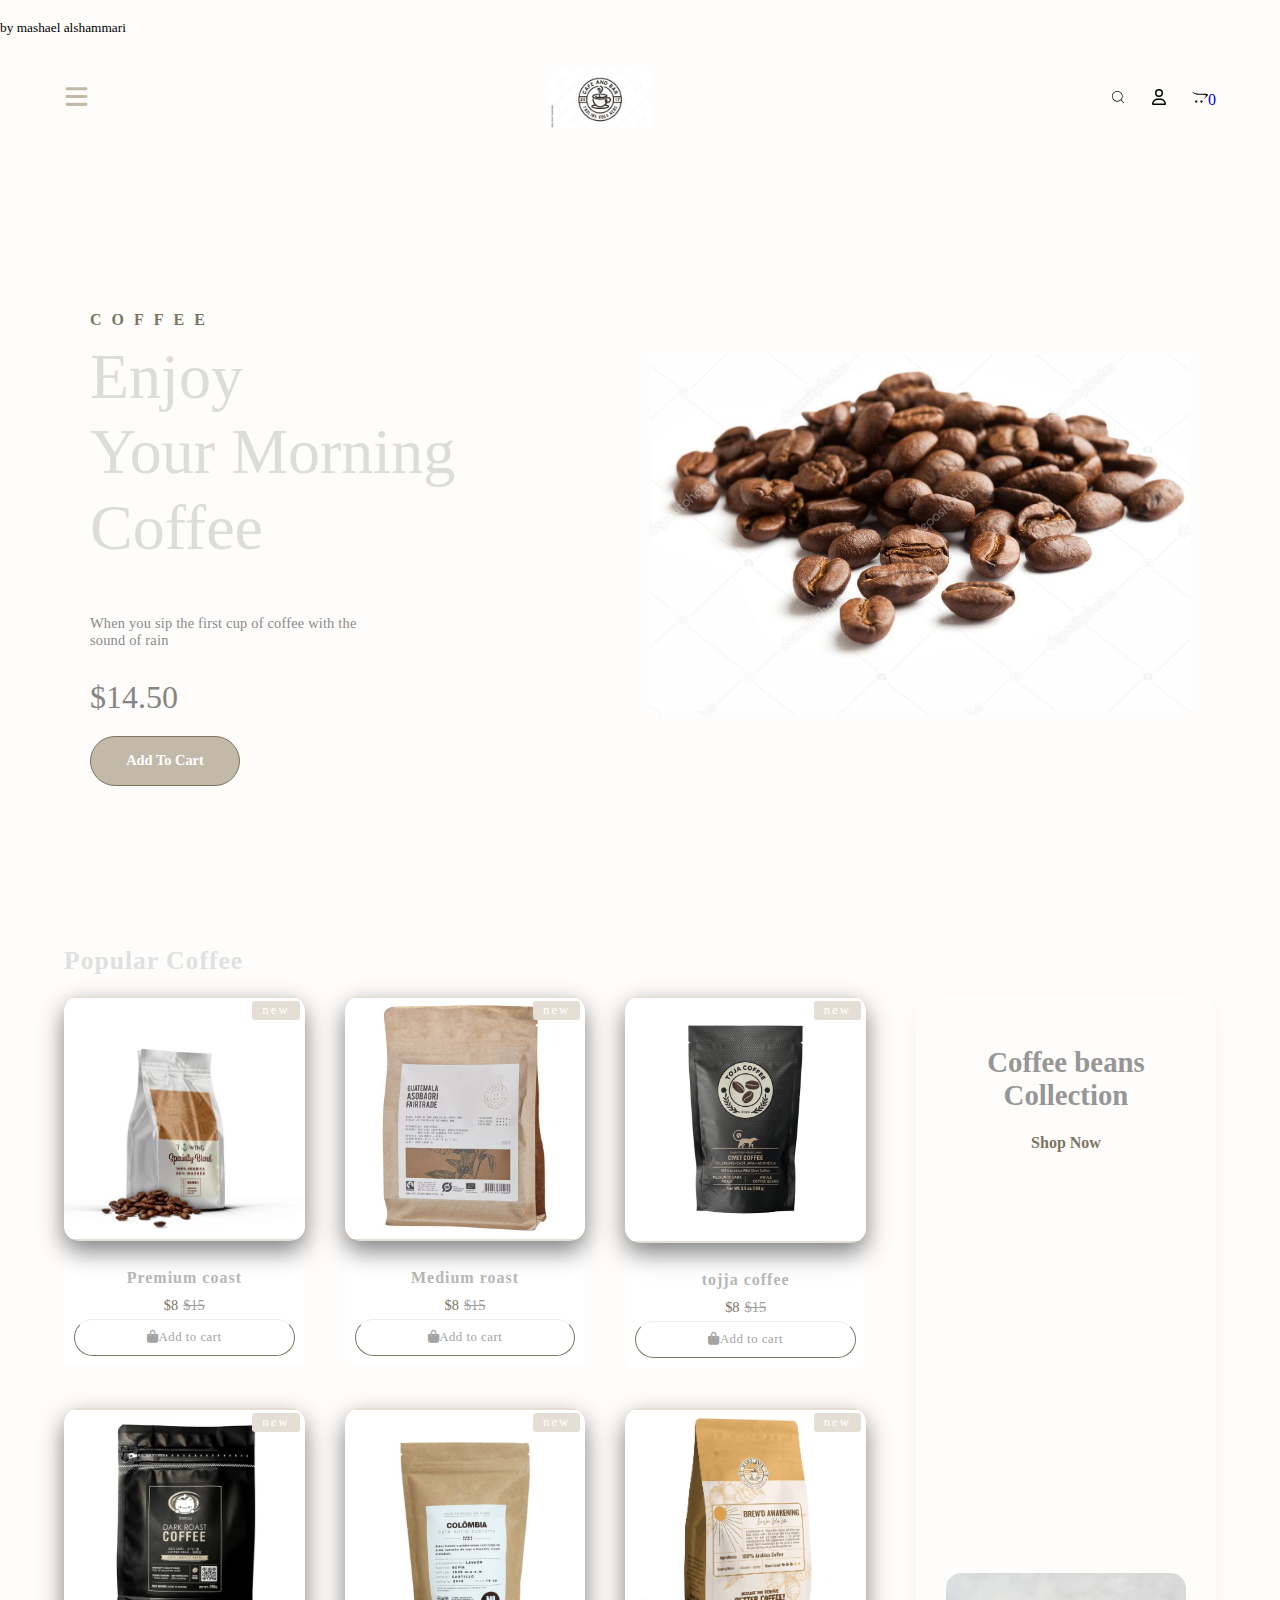
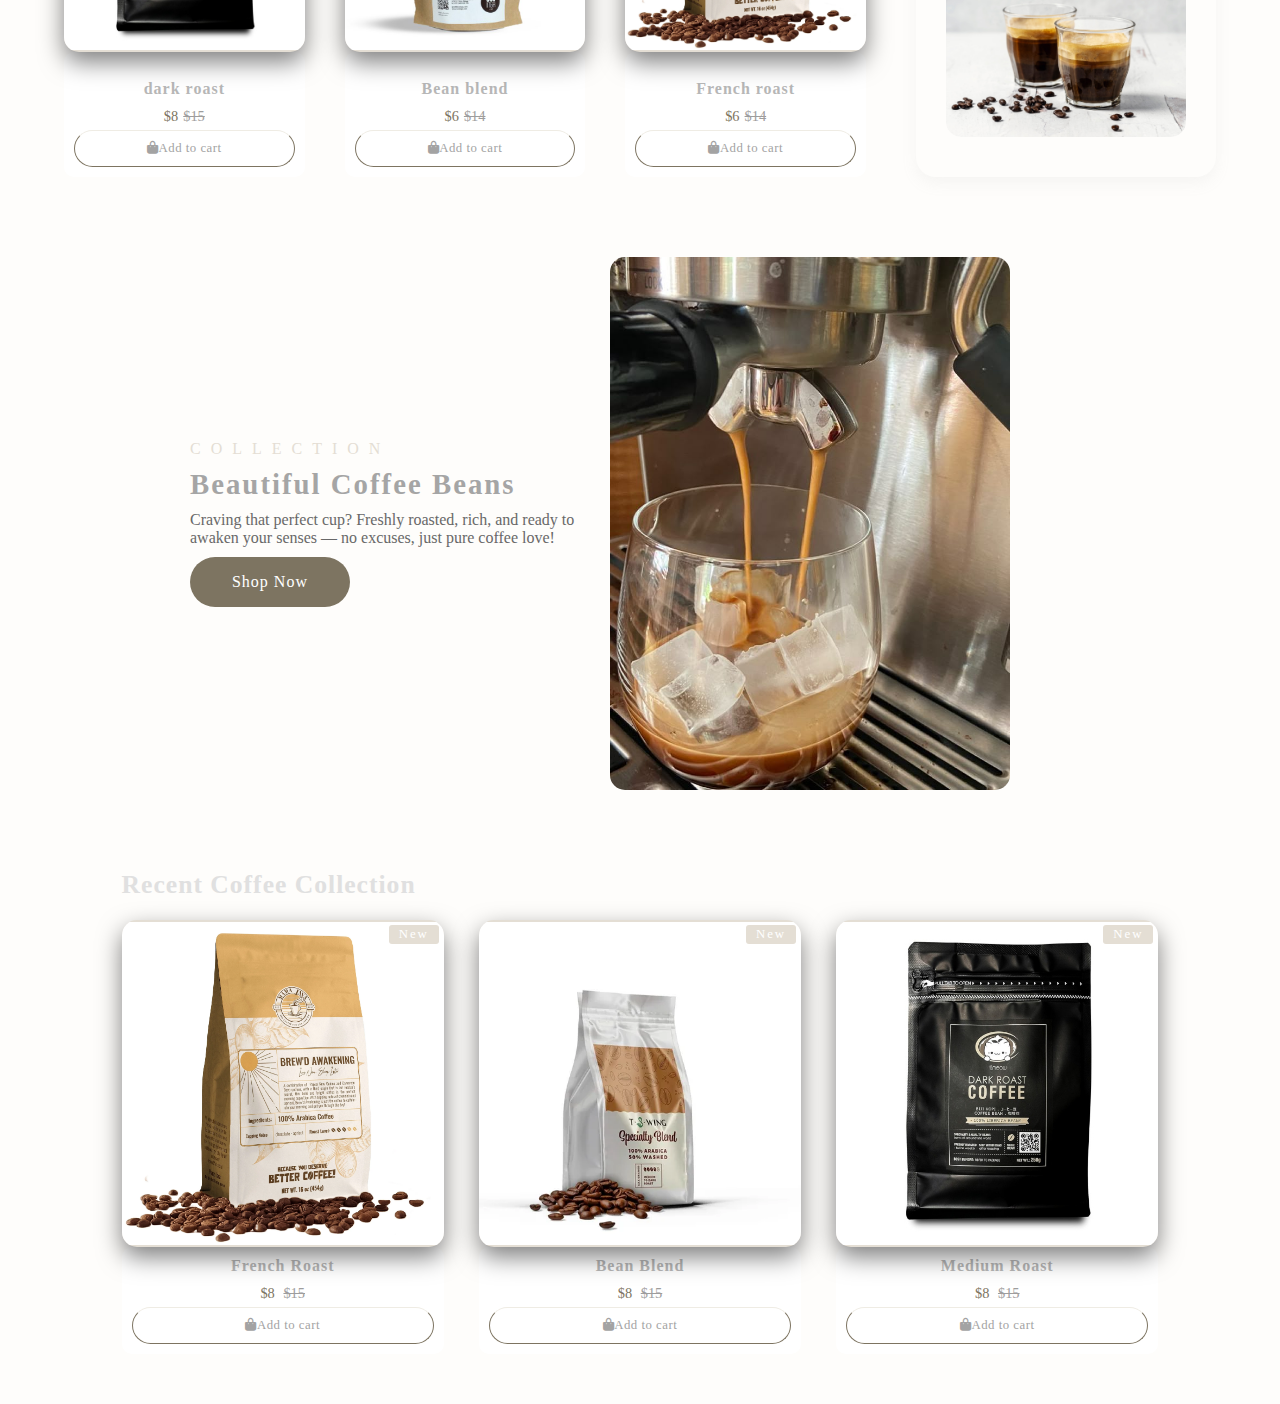
<file: index.html>
<!DOCTYPE html>
<html lang="en">

<head>    
    <meta charset="UTF-8">
    <meta name="viewport" content="width=device-width, initial-scale=1.0">
    <title>Coffee Shop Website</title>
    
   

    <!-- Link to External CSS -->
    <link rel="stylesheet" href="cafe.css">
    <link rel="shortcut icon" href="images/fav-icon.png">
    <link rel="stylesheet" href="https://cdnjs.cloudflare.com/ajax/libs/font-awesome/6.0.0-beta3/css/all.min.css">
    <br><small> by mashael alshammari</small>

</head>

<body>



<!-- Main Section -->
<section id="main">

    <!-- Header -->
    <header>
        <nav class="navigation">
            <input type="checkbox" id="menu-btn" class="menu-btn"/>
          <label for="menu-btn" class="menu-icon">
            <svg xmlns="http://www.w3.org/2000/svg" viewBox="0 0 448 512" height="1em" width="1em">
                <path d="M0 96C0 78.3 14.3 64 32 64H416c17.7 0 32 14.3 32 32s-14.3 32-32 32H32C14.3 128 0 113.7 0 96zM0 256c0-17.7 14.3-32 32-32H416c17.7 0 32 14.3 32 32s-14.3 32-32 32H32c-17.7 0-32-14.3-32-32zM448 416c0 17.7-14.3 32-32 32H32c-17.7 0-32-14.3-32-32s14.3-32 32-32H416c17.7 0 32 14.3 32 32z"/>
             </svg>
                </label>

            <!-- Side Menu -->
            <div class="side-menu">
                <div class="menu-container">
                    <strong>Main Links</strong>
                    <label for="menu-btn" class="close-btn">
                        ✖
                    </label>
                    <ul class="menu">
                        <li><a href="home.html">Home</a></li>
                        
                        <li><a href="news.html">News</a></li>
                        <li><a href="contactus.html">Contact us </a></li>
                    </ul>
                </div>
            </div>

            <!-- Logo -->
            <a href="#" class="logo">
                <img src="logo.jpg" alt="logo">
            </a>

            <!-- Navigation Buttons -->
            <div class="nav-btns">
                <a href="javascript:void(0);" class="nav-search"><svg viewBox="0 0 24 24" xmlns="http://www.w3.org/2000/svg" height="1em"  width="1em"><path d="m16.9994165 16.2923098 3.8541369 3.8541368c.1952621.1952622.1952621.5118446 0 .7071068-.1952622.1952621-.5118446.1952621-.7071068 0l-3.8541368-3.8541369c-1.4103486 1.2450743-3.2630999 2.0005835-5.2923098 2.0005835-4.418278 0-8-3.581722-8-8s3.581722-8 8-8 8 3.581722 8 8c0 2.0292099-.7555092 3.8819612-2.0005835 5.2923098zm-5.9994165 1.7076902c3.8659932 0 7-3.1340068 7-7 0-3.86599325-3.1340068-7-7-7-3.86599325 0-7 3.13400675-7 7 0 3.8659932 3.13400675 7 7 7z"/></svg></a>
                <a href="javascript:void(0);" class="nav-user">  <svg xmlns="http://www.w3.org/2000/svg" viewBox="0 0 448 512" height="1em"  width="1em" ><path d="M304 128a80 80 0 1 0 -160 0 80 80 0 1 0 160 0zM96 128a128 128 0 1 1 256 0A128 128 0 1 1 96 128zM49.3 464H398.7c-8.9-63.3-63.3-112-129-112H178.3c-65.7 0-120.1 48.7-129 112zM0 482.3C0 383.8 79.8 304 178.3 304h91.4C368.2 304 448 383.8 448 482.3c0 16.4-13.3 29.7-29.7 29.7H29.7C13.3 512 0 498.7 0 482.3z"/></svg></a>
                <a href="javascript:void(0);" class="cart"> <svg xmlns="http://www.w3.org/2000/svg" viewBox="0 0 640 512" height="1em"  width="1em"><path d="M423.3 440.7c0 25.3-20.3 45.6-45.6 45.6s-45.8-20.3-45.8-45.6 20.6-45.8 45.8-45.8c25.4 0 45.6 20.5 45.6 45.8zm-253.9-45.8c-25.3 0-45.6 20.6-45.6 45.8s20.3 45.6 45.6 45.6 45.8-20.3 45.8-45.6-20.5-45.8-45.8-45.8zm291.7-270C158.9 124.9 81.9 112.1 0 25.7c34.4 51.7 53.3 148.9 373.1 144.2 333.3-5 130 86.1 70.8 188.9 186.7-166.7 319.4-233.9 17.2-233.9z"/></svg><span>0</span></a>
            </div>
        </nav>
    </header>

    <!-- Main Content -->
    <div class="main-content">
        <!-- Text Content -->
        <div class="main-content-text">
            <strong>Coffee</strong>
            <h1>Enjoy<br> Your Morning <br> Coffee</h1>
            <p>When you sip the first cup of coffee with the sound of rain</p>
            <span>$14.50</span>
            <a href="checkout.html">Add To Cart</a>
        </div>

        <!-- Image Content -->
        <div class="main-content-img">
            <img src="corecoffee.jpg" alt="beans">
        </div>
    </div>

</section>

<!-- popular -->
<section id="popular">

    <!--heading =======================-->
    <h2> Popular Coffee </h2>

    <!--- container==============-->
    <div class="popular-container">

        <!--- product ===============-->
        <div class="popular-product-container">



            <!-- box 1-->

            <div class="product-box">
                <!--img-->
                <div class="product-box-img">
                    <img src="coffeesilv.webp" alt="coffees"/>
                    <span>new </span>
                </div>
            </a>

                <!--text-->
                <div class="product-box-text">
                    <a href="#" class="product-text-title"><br>Premium coast</a>
                    <span>$8<del>$15</del></span>
                    <a href="checkout.html" class="product-cart-btn">
                        
                    
                
                            <i class="fa-solid fa-bag-shopping"></i>
                            Add to cart
                        </a>
                        
                        
                        
                    
                </div>
            </div>

             <!-- box 2-->
            


             <div class="product-box">
                <!--img-->
                <div class="product-box-img">
                    <img src="bns.jpg" alt="coffees"/>
                    <span>new </span>
                </div>

                <!--text-->
                <div class="product-box-text">
                    <a href="#" class="product-text-title"><br>Medium roast</a>
                    <span>$8<del>$15</del></span>
                    <a href="checkout.html" class="product-cart-btn">
                        
                    
                
                            <i class="fa-solid fa-bag-shopping"></i>
                            Add to cart
                        </a>
                        
                        
                        
                    </a>
                </div>
            </div>
             <!-- box 3-->
            


             <div class="product-box">
                <!--img-->
                <div class="product-box-img">
                    <img src="coffeetoja.jpg" alt="coffees"/>
                    <span>new </span>
                </div>

                <!--text-->
                <div class="product-box-text">
                    <a href="#" class="product-text-title"><br>tojja coffee</a>
                    <span>$8<del>$15</del></span>
                    <a href="checkout.html" class="product-cart-btn">
                        
                    
                
                            <i class="fa-solid fa-bag-shopping"></i>
                            Add to cart
                        </a>
                        
                        
                        
                    </a>
                </div>
            </div>
             <!-- box 4-->
            


             <div class="product-box">
                <!--img-->
                <div class="product-box-img">
                    <img src="coffeedarkroast.jpg" alt="coffees"/>
                    <span>new </span>
                </div>

                <!--text-->
                <div class="product-box-text">
                    <a href="#" class="product-text-title"><br>dark roast</a>
                    <span>$8<del>$15</del></span>
                    <a href="checkout.html" class="product-cart-btn">
                        
                    
                
                            <i class="fa-solid fa-bag-shopping"></i>
                            Add to cart
                        </a>
                        
                        
                        
                    </a>
                </div>
            </div>
             <!-- box 5-->
            


             <div class="product-box">
                <!--img-->
                <div class="product-box-img">
                    <img src="bea.jpg" alt="coffees"/>
                    <span>new </span>
                </div>

                <!--text-->
                <div class="product-box-text">
                    <a href="#" class="product-text-title"><br>Bean blend</a>
                    <span>$6<del>$14</del></span>
                    <a href="checkout.html" class="product-cart-btn">
                        
                    
                
                            <i class="fa-solid fa-bag-shopping"></i>
                            Add to cart
                        </a>
                        
                        
                        
                    </a>
                </div>
            </div>
             <!-- box 6-->
            


             <div class="product-box">
                <!--img-->
                <div class="product-box-img">
                    <img src="cofes.webp" alt="coffees"/>
                    <span>new </span>
                </div>

                <!--text-->
                <div class="product-box-text">
                    <a href="#" class="product-text-title"><br>French roast</a>
                    <span>$6<del>$14</del></span>
                    <a href="checkout.html" class="product-cart-btn">
                        
                    
                
                            <i class="fa-solid fa-bag-shopping"></i>
                            Add to cart
                        </a>
                        
                        
                        
                    </a> 

                </div>
            </div>
        </div>
             <!-- banner -->
             <div class="popular-banner">

                <!---text -->
    
                <div class="popular-banner-text">
                    <h3> Coffee beans Collection</h3>
                    <a href="checkout.html"> Shop Now</a>
                </div>
    
                <!-- img-->
                 <div class="popular-banner-img">
                    <img src="espresso2.jpg" alt="banner">
                 </div>
            </div>
    
        </div>

        </div>

    </div>
         
            



</div>
 

        

    <div>

         
        </div>

        <!---- download the app -->


     
        

<!--==banner ===========-->
<section id="shopping-banner">

    <div class="shopping-banner-container">

        <!-- text---->
         <div class="shopping-banner-text">
            <strong> Collection</strong>
            <h3>Beautiful Coffee Beans</h3>
            <p>Craving that perfect cup? Freshly roasted, rich, and ready to awaken your senses — no excuses, just pure coffee love!</p>
            
            <a href="checkout.html"> Shop Now</a>
         </div>

         <!-- img---->

         <div class="shopping-banner-img">
            <img src="drip2.jpeg" alt="coffees">
         </div>
         
         


    </div>
</section>






<!---==recent product =========================--->
<section id="recent-product">
    <h2>Recent Coffee Collection</h2>

    <!-- Container -->
    <div class="recent-product-container">

        <!-- Box 1 -->
        <div class="product-box">
            <div class="product-box-img">
                <img src="cofes.webp" alt="French Roast Coffee"/>
                <span>New</span>
            </div>
            <div class="product-box-text">
                <a href="#" class="product-text-title">French Roast</a>
                <span>$8 <del>$15</del></span>
                <a href="checkout.html" class="product-cart-btn">
                    <i class="fa-solid fa-bag-shopping"></i> Add to cart
                </a>
            </div>
        </div>

        <!-- Box 2 -->
        <div class="product-box">
            <div class="product-box-img">
                <img src="coffeesilv.webp" alt="Bean Blend Coffee"/>
                <span>New</span>
            </div>
            <div class="product-box-text">
                <a href="#" class="product-text-title">Bean Blend</a>
                <span>$8 <del>$15</del></span>
                <a href="checkout.html" class="product-cart-btn">
                    <i class="fa-solid fa-bag-shopping"></i> Add to cart
                </a>
            </div>
        </div>

        <!-- Box 3 -->
        <div class="product-box">
            <div class="product-box-img">
                <img src="coffeedarkroast.jpg" alt="Medium Roast Coffee"/>
                <span>New</span>
            </div>
            <div class="product-box-text">
                <a href="#" class="product-text-title">Medium Roast</a>
                <span>$8 <del>$15</del></span>
                <a href="checkout.html" class="product-cart-btn">
                    <i class="fa-solid fa-bag-shopping"></i> Add to cart
                </a>
            </div>
        </div>

    </div>
</section>






<!--- script =========================-->

<script>


    document.addEventListener('DOMContentLoaded', function(event){

        //search========================/

        document.addEventListener('click', function(event){

            if(event.target.closest('.nav-search')){

                document.querySelector('.search-bar').classlist.add('search-bar-active');
            }
            else if(event.target.closest('.search-cancel')){

document.querySelector('search-bar').classlist.remove('search-bar-active');
            }

            
        });


        // login and sign up ///////////////////========//////////////

        document.addEventListener('click' , function(event){

            const formElement  = document.querySelector('.form');

            // check if the clicked element has the class nav-user or already //

            if (event.target.closest('.nav-user, already-account')) {

                forElement.classlist.add('login-active');
                forElement.classlist.remove('sign-up-active');

               

            
            }

             // check if the clicked element has the class sign-up-btn or already //

            if (event.target.closest('.nav-user, already-account')) {
              forElement.classlist.remove('sign-up-btn');
              forElement.classlist.add('sign-up-active');

}

 // check if the clicked element has the class form.cancel or already //

 if (event.target.closest('.nav-user, already-account')) {
              forElement.classlist.remove('.sign-up-btn');
              forElement.classlist.remove('sign-up-active');

}
            

        });
    });
</script>

<script>
  document.addEventListener('DOMContentLoaded', () => {
    const img = document.querySelector('.main-content-img img');
    const text = document.querySelector('.main-content-text');

    // Fade in text smoothly on page load
    text.style.opacity = 0;
    text.style.transition = 'opacity 1.2s ease, transform 1.2s ease';
    text.style.transform = 'translateY(20px)';

    setTimeout(() => {
      text.style.opacity = 1;
      text.style.transform = 'translateY(0)';
    }, 100);

    // Float animation variables
    let direction = 1; // 1 = up, -1 = down
    let position = 0; // current translateY position in px
    const maxMove = 15; // max pixels to move up or down
    const speed = 0.3; // speed of movement in px per frame

    function floatAnimation() {
      position += direction * speed;

      if (position > maxMove) {
        direction = -1;
      } else if (position < 0) {
        direction = 1;
      }

      img.style.transform = `translateY(${-position}px)`; // move image up and down
      requestAnimationFrame(floatAnimation);
    }

    floatAnimation(); // start the animation loop
  });
</script>




</body>
</html>
</file>
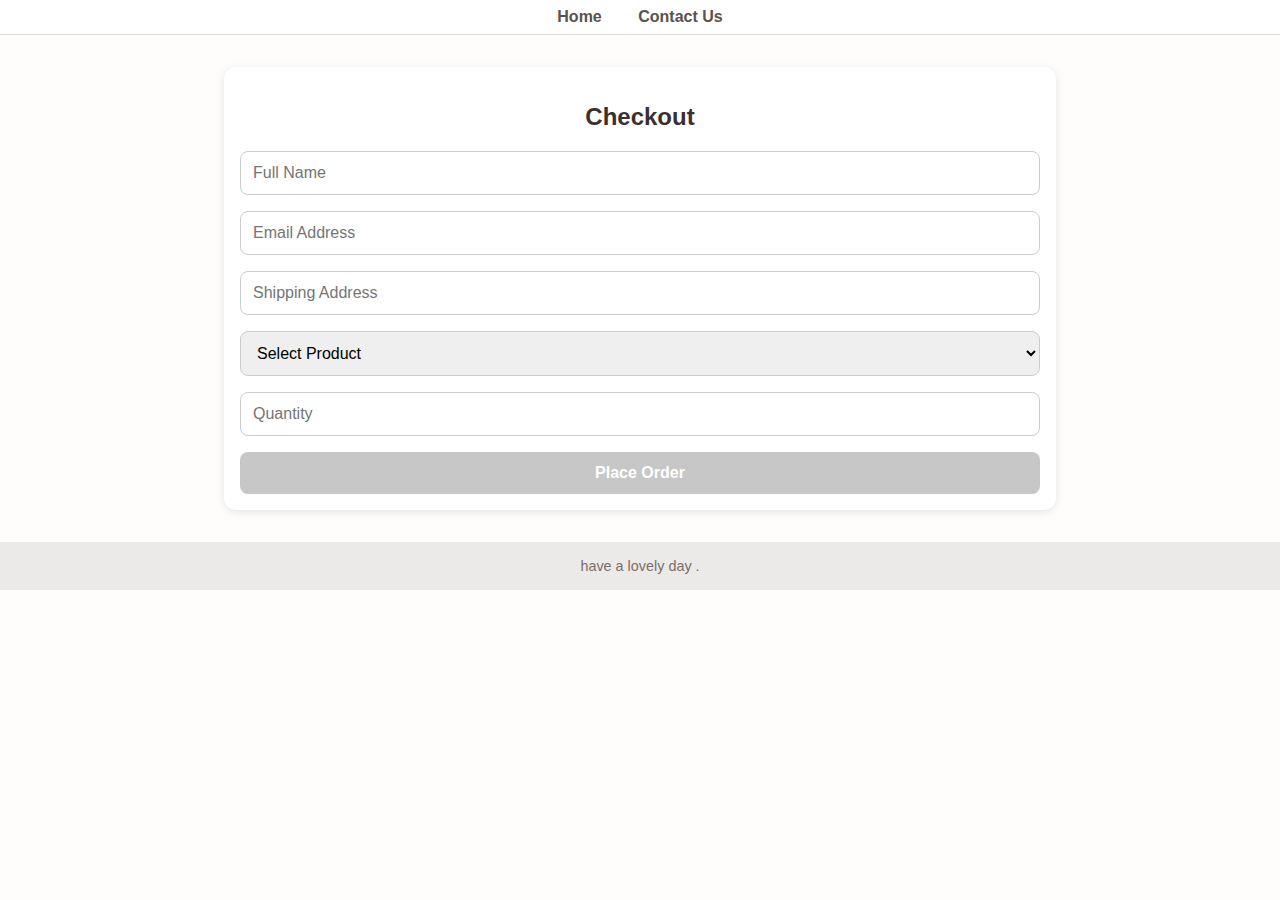
<file: checkout.html>
<!DOCTYPE html>
<html lang="en">
<head>
  <meta charset="UTF-8" />
  <meta name="viewport" content="width=device-width, initial-scale=1.0"/>
  <title>Shop Now</title>
  <style>
    body {
      font-family: 'Segoe UI', Tahoma, Geneva, Verdana, sans-serif;
      background-color: #fefdfb;
      color: #4a4a4a;
      margin: 0;
      padding: 0;
    }
    header {
      background-color: #d6cfc7;
      padding: 1rem;
      text-align: center;
      font-size: 2rem;
      font-weight: bold;
      color: #3c2f2f;
    }
    nav {
      background-color: #fff;
      border-bottom: 1px solid #ddd;
      padding: 0.5rem;
      text-align: center;
    }
    nav a {
      margin: 0 1rem;
      text-decoration: none;
      color: #5a524e;
      font-weight: 600;
    }
    nav a:hover {
      color: #c9c3bc;
    }
    .checkout-container {
      max-width: 800px;
      margin: 2rem auto;
      padding: 1rem;
      background-color: #fff;
      border-radius: 12px;
      box-shadow: 0 2px 8px rgba(0,0,0,0.1);
    }
    .checkout-container h2 {
      text-align: center;
      color: #3a302d;
    }
    .checkout-form {
      display: flex;
      flex-direction: column;
      gap: 1rem;
    }
    .checkout-form input, .checkout-form select {
      padding: 0.75rem;
      border: 1px solid #ccc;
      border-radius: 8px;
      font-size: 1rem;
    }
    .checkout-form button {
      padding: 0.75rem;
      background-color: #c7c7c7;
      border: none;
      color: #fff;
      font-weight: bold;
      font-size: 1rem;
      border-radius: 8px;
      cursor: pointer;
      transition: background-color 0.3s ease;
    }
    .checkout-form button:hover {
      background-color: #54504d;
    }
    footer {
      text-align: center;
      padding: 1rem;
      margin-top: 2rem;
      background-color: #eceae8;
      font-size: 0.9rem;
      color: #7a6f68;
    }
  </style>
</head>
<body>


<nav>
  <a href="index.html">Home</a>
  
  <a href="contactus.html">Contact Us</a>
</nav>

<div class="checkout-container">
  <h2>Checkout</h2>
  <form class="checkout-form">
    <input type="text" placeholder="Full Name" required />
    <input type="email" placeholder="Email Address" required />
    <input type="text" placeholder="Shipping Address" required />
    <select>
      <option value="">Select Product</option>
      <option value="latte">Vanilla Latte - $5</option>
      <option value="espresso">Espresso Shot - $3</option>
      <option value="beans">House Coffee Beans - $15</option>
    </select>
    <input type="number" placeholder="Quantity" min="1" required />
    <button type="submit">Place Order</button>
  </form>
</div>

<footer>have a lovely day .</footer>

</body>
</html>
</file>
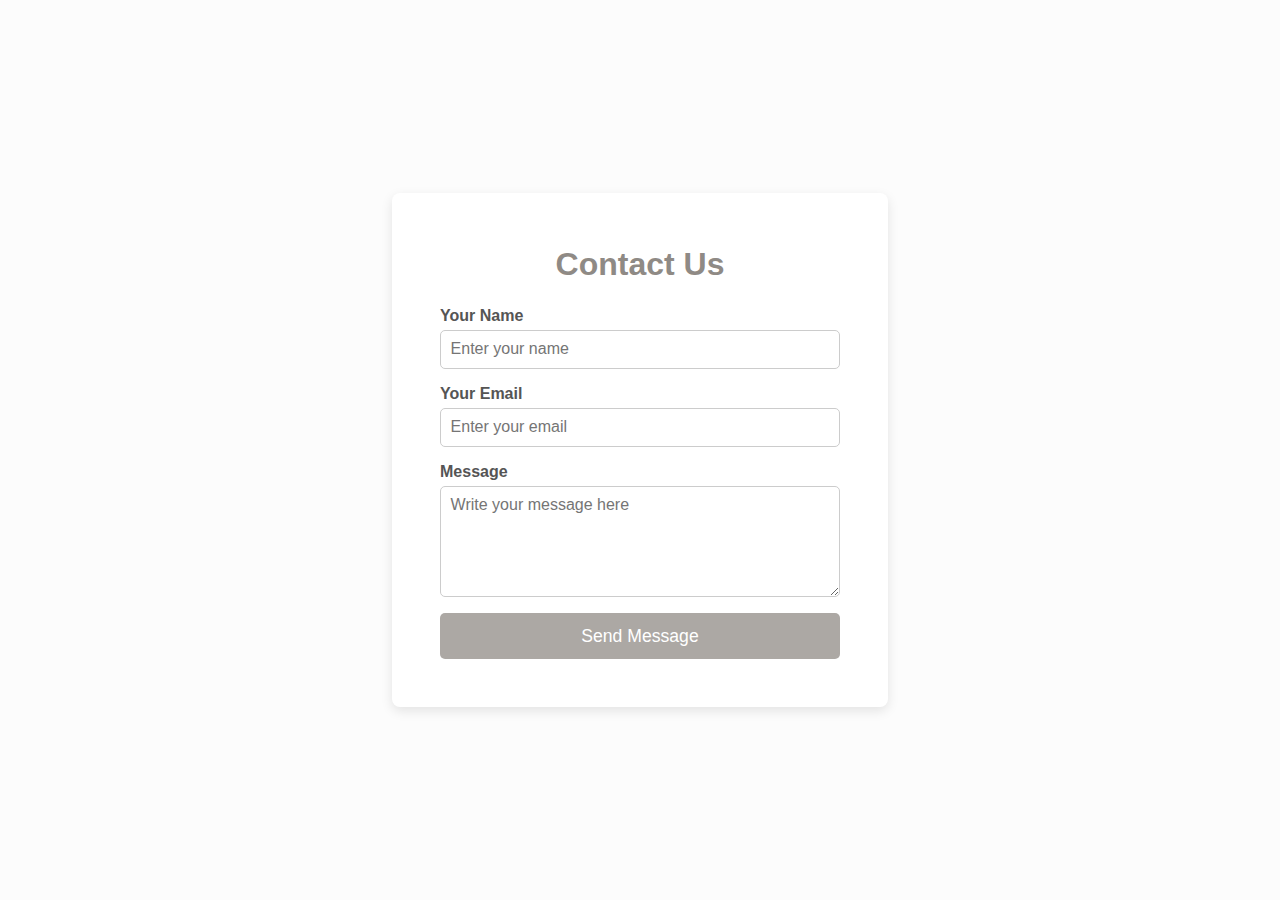
<file: contactus.html>
<!DOCTYPE html>
<html lang="en">
<head>
  <meta charset="UTF-8" />
  <meta name="viewport" content="width=device-width, initial-scale=1" />
  <title>Contact Us - Coffee World</title>
  <style>
    body {
      font-family: 'Segoe UI', Tahoma, Geneva, Verdana, sans-serif;
      background-color: #fcfcfc;
      margin: 0; padding: 0;
      color: #555;
      display: flex;
      justify-content: center;
      align-items: center;
      min-height: 100vh;
    }
    .contact-container {
      background: #fff;
      padding: 2rem 3rem;
      border-radius: 8px;
      box-shadow: 0 4px 12px rgba(0,0,0,0.1);
      max-width: 400px;
      width: 100%;
    }
    h1 {
      text-align: center;
      margin-bottom: 1.5rem;
      color: #8f8a85;
    }
    form {
      display: flex;
      flex-direction: column;
    }
    label {
      margin-bottom: 0.3rem;
      font-weight: 600;
    }
    input, textarea {
      padding: 0.6rem;
      margin-bottom: 1rem;
      border: 1px solid #ccc;
      border-radius: 5px;
      font-size: 1rem;
      font-family: inherit;
      resize: vertical;
    }
    button {
      background-color: #aca8a4;
      color: white;
      border: none;
      padding: 0.8rem;
      font-size: 1.1rem;
      border-radius: 5px;
      cursor: pointer;
      transition: background-color 0.3s ease;
    }
    button:hover {
      background-color: #8c6742;
    }
    .status-message {
      text-align: center;
      margin-top: 1rem;
      font-weight: 600;
    }
  </style>

  <script src="https://cdn.emailjs.com/sdk/3.2/email.min.js"></script>
  <script>
    (function(){
      emailjs.init('YOUR_USER_ID'); // <-- Replace with your EmailJS User ID
    })();
  </script>
</head>
<body>

  <div class="contact-container">
    <h1>Contact Us</h1>
    <form id="contactForm">
      <label for="from_name">Your Name</label>
      <input type="text" id="from_name" name="from_name" required placeholder="Enter your name" />

      <label for="from_email">Your Email</label>
      <input type="email" id="from_email" name="from_email" required placeholder="Enter your email" />

      <label for="message">Message</label>
      <textarea id="message" name="message" rows="5" required placeholder="Write your message here"></textarea>

      <button type="submit">Send Message</button>
    </form>
    <div class="status-message" id="status"></div>
  </div>

  <script>
    const form = document.getElementById('contactForm');
    const statusDiv = document.getElementById('status');

    form.addEventListener('submit', function(event) {
      event.preventDefault();
      statusDiv.textContent = "Sending...";

      emailjs.sendForm('YOUR_SERVICE_ID', 'YOUR_TEMPLATE_ID', this)
        .then(() => {
          statusDiv.style.color = 'green';
          statusDiv.textContent = "Message sent! Thank you.";
          form.reset();
        }, (error) => {
          statusDiv.style.color = 'red';
          statusDiv.textContent = "Oops! Something went wrong. Please try again.";
          console.error('EmailJS error:', error);
        });
    });
  </script>

</body>
</html>
</file>
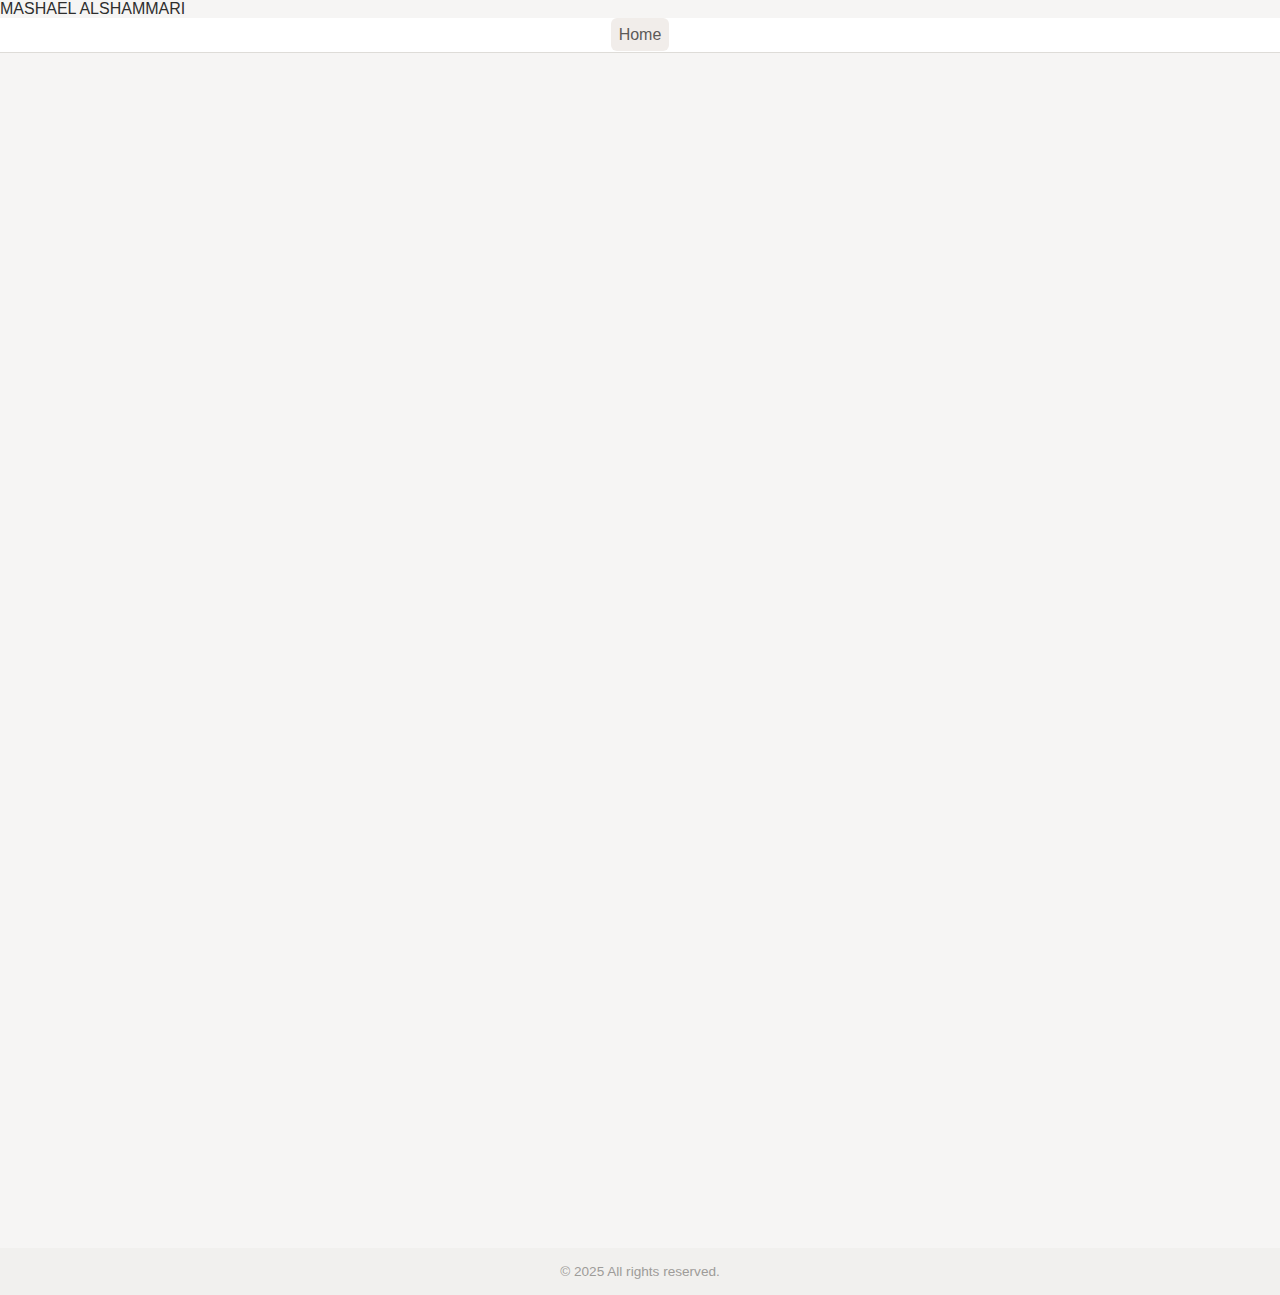
<file: home.html>
<!DOCTYPE html>
<html lang="en">
<head>
  <meta charset="UTF-8" />
  <meta name="viewport" content="width=device-width, initial-scale=1" />
  <title>Home - Coffee World</title>
  <style>
    body {
font-family:'Trebuchet MS', 'Lucida Sans Unicode', 'Lucida Grande', 'Lucida Sans', Arial, sans-serif;      background-color: #f6f5f4;
      margin: 0;
      padding: 0;
      color: #2e2e2e;
    }
   
  
    nav {
      background: #ffffff;
      border-bottom: 1px solid #dedcd8;
    }
    nav ul {
      display: flex;
      justify-content: center;
      padding: 0.5rem 0;
      list-style: none;
      margin: 0;
    }
    nav ul li {
      margin: 0 1.5rem;
    }
    nav ul li a {
      color: #5c5a58;
      text-decoration: none;
      font-weight: 500;
      padding: 0.5rem;
      border-radius: 6px;
      transition: background 0.2s;
    }
    nav ul li a:hover,
    nav ul li a.active {
      background: #f1edea;
    }
    main {
      max-width: 900px;
      margin: 3rem auto;
      padding: 2rem;
      background: #ffffff;
      border-radius: 12px;
      box-shadow: 0 4px 16px rgba(0,0,0,0.05);
      line-height: 1.75;
      font-size: 1.1rem;
      transition: transform 0.2s ease-out;
      opacity: 0;
      animation: fadeIn 1.5s forwards 0.5s;
    }
    footer {
      text-align: center;
      padding: 1rem;
      font-size: 0.85rem;
      color: #9e9c99;
      background-color: #f1f0ee;
      margin-top: 4rem;
    }
    @keyframes fadeIn {
      to { opacity: 1; }
    }
  </style>
</head>
<body>
  <header>MASHAEL ALSHAMMARI</header>
  <nav>
    <ul>
      <li><a href="index.html" class="active">Home</a></li>
      
    
    </ul>
  </nav>
  <main id="main-content">
    <h1>Welcome to my cafe website </h1>
    <p>Welcome to the rich world of coffee — a story that begins with humble beans and grows into a global culture cherished by millions.</p>
    <p>
      <strong> The Origin of Coffee Beans</strong><br>
      Coffee beans aren’t actually beans — they’re the seeds of the coffee cherry, a fruit that grows on coffee plants mostly in tropical regions near the equator.
      The most popular varieties are Arabica and Robusta, each with unique flavors and growing conditions.
      Arabica beans are prized for their delicate, nuanced flavors, while Robusta beans offer a stronger, more bitter taste and higher caffeine content.
    </p>
    <p>
      Legend has it that coffee was discovered in Ethiopia by a goat herder named Kaldi,
      who noticed his goats becoming energized after eating red cherries from a certain plant.
      From there, coffee traveled through the Arabian Peninsula and spread worldwide, becoming a beloved beverage.
    </p>
    <p>
      <strong> From Bean to Cup</strong><br>
      The journey from green coffee bean to your morning cup involves several steps:
      harvesting, processing, roasting, grinding, and brewing.
      Each step impacts the flavor and aroma, creating an endless variety of coffee experiences.
      Roasting is an art form — light roasts preserve fruity, floral notes,
      while dark roasts bring out rich, smoky flavors.
    </p>
    <p>
      <strong> The Culture of Coffee</strong><br>
      Coffee culture is about more than just drinking coffee — it’s about community, creativity, and ritual.
      Around the world, coffeehouses serve as social hubs, places to connect, work, or simply enjoy a quiet moment.
      From the traditional Italian espresso bar to the Japanese kissaten, coffee culture adapts to local customs and tastes.
    </p>
    <p>
      In recent years, specialty coffee shops have emphasized sustainability, direct trade, and artisanal brewing methods,
      turning coffee into a craft and an experience.
    </p>
    <p>
      <strong>Closing</strong><br>
      Whether you savor a simple drip brew or an elaborate latte art creation, coffee connects us to nature, history, and each other.
      So the next time you sip your cup, remember the incredible journey those tiny beans have traveled — from plant to culture, and finally, to you.
    </p>
    <p>Explore our popular selections, learn about our journey, or get in touch with us.</p>
  </main>
  <footer>© 2025  All rights reserved.</footer>

  <script>
    const mainContent = document.getElementById('main-content');
    mainContent.addEventListener('mousemove', (e) => {
      const rect = mainContent.getBoundingClientRect();
      const x = e.clientX - rect.left;
      const y = e.clientY - rect.top;
      const centerX = rect.width / 2;
      const centerY = rect.height / 2;
      const rotateX = ((y - centerY) / centerY) * 10;
      const rotateY = ((x - centerX) / centerX) * 10;
      mainContent.style.animation = 'none';
      mainContent.style.transform = `rotateX(${-rotateX}deg) rotateY(${rotateY}deg) scale(1.03)`;
    });
    mainContent.addEventListener('mouseleave', () => {
      mainContent.style.animation = 'fadeIn 1.5s forwards';
      mainContent.style.transform = 'rotateX(0) rotateY(0) scale(1)';
    });
  </script>
</body>
</html>
</file>
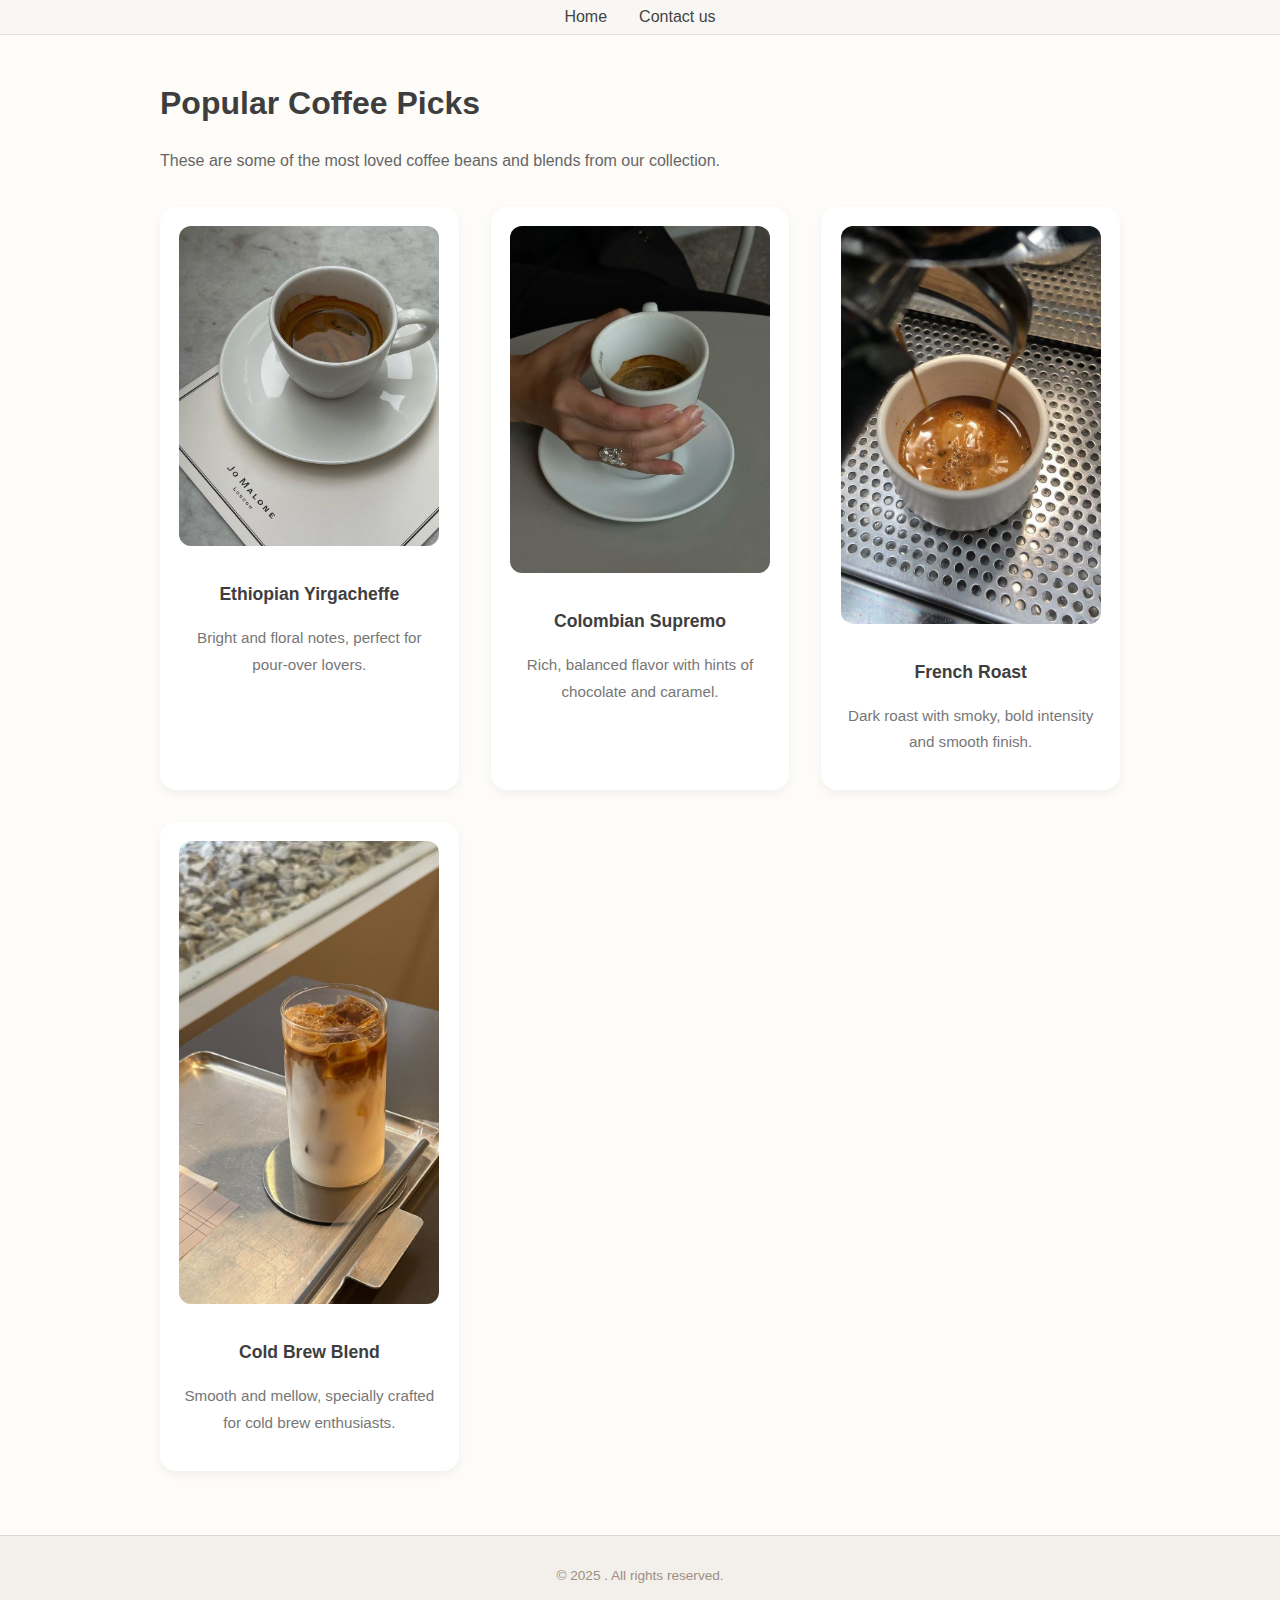
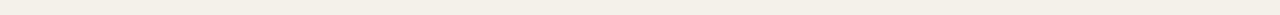
<file: news.html>
<!DOCTYPE html>
<html lang="en">
<head>
  <meta charset="UTF-8" />
  <meta name="viewport" content="width=device-width, initial-scale=1" />
  <title>Popular</title>
  <link href="https://fonts.googleapis.com/css2?family=Inter:wght@400;600;700&display=swap" rel="stylesheet">
  <style>
    body {
      font-family:'Segoe UI', Tahoma, Geneva, Verdana, sans-serif;
      background-color: #fdfcf9;
      margin: 0; padding: 0;
      color: #3e3e3e;
    }

    header {
      background-color: #f0ebe5;
      padding: 2rem;
      text-align: center;
      font-size: 2.2rem;
      font-weight: 700;
      color: #2e2e2e;
      border-bottom: 1px solid #e3ded9;
    }

    nav {
      background-color: #f9f7f3;
      border-bottom: 1px solid #e5e1dc;
    }

    nav ul {
      display: flex;
      list-style: none;
      margin: 0;
      padding: 0.5rem 1rem;
      justify-content: center;
      gap: 2rem;
    }

    nav ul li a {
      text-decoration: none;
      color: #444;
      font-weight: 500;
      padding: 0.75rem 0;
      border-bottom: 2px solid transparent;
      transition: all 0.2s ease;
    }

    nav ul li a:hover,
    nav ul li a.active {
      color: #222;
      border-bottom: 2px solid #b39e8c;
    }

    main {
      max-width: 960px;
      margin: 2.5rem auto;
      padding: 0 1.5rem;
      line-height: 1.75;
    }

    h1 {
      font-size: 2rem;
      font-weight: 700;
      margin-bottom: 1rem;
    }

    p {
      color: #666;
      font-size: 1rem;
      max-width: 70ch;
    }

    .product-list {
      display: grid;
      grid-template-columns: repeat(auto-fill, minmax(220px, 1fr));
      gap: 2rem;
      margin-top: 2rem;
    }

    .product-card {
      background: #fff;
      border-radius: 1rem;
      box-shadow: 0 4px 10px rgba(0,0,0,0.05);
      padding: 1.2rem;
      text-align: center;
      transition: transform 0.2s ease, box-shadow 0.3s ease;
    }

    .product-card:hover {
      transform: translateY(-4px);
      box-shadow: 0 8px 20px rgba(0,0,0,0.08);
    }

    .product-card img {
      max-width: 100%;
      border-radius: 0.75rem;
      margin-bottom: 1rem;
    }

    .product-card h3 {
      font-size: 1.1rem;
      margin: 0.5rem 0;
    }

    .product-card p {
      font-size: 0.95rem;
      color: #777;
    }

    footer {
      text-align: center;
      padding: 2rem 1rem;
      font-size: 0.85rem;
      color: #9c8f81;
      background-color: #f3f0eb;
      margin-top: 4rem;
      border-top: 1px solid #e0d8d0;
    }
  </style>
</head>
<body>

  <nav>
    <ul>
      <li><a href="index.html">Home</a></li>
  
      <li><a href="contactus.html">Contact us</a></li>
    </ul>
  </nav>
  <main>
    <h1>Popular Coffee Picks</h1>
    <p>These are some of the most loved coffee beans and blends from our collection.</p>
    <div class="product-list">
      <div class="product-card">
        <img src="espresso.jpeg" alt="Ethiopian Beans" />
        <h3>Ethiopian Yirgacheffe</h3>
        <p>Bright and floral notes, perfect for pour-over lovers.</p>
      </div>
      <div class="product-card">
        <img src="withespresso.jpeg" alt="Colombian Beans" />
        <h3>Colombian Supremo</h3>
        <p>Rich, balanced flavor with hints of chocolate and caramel.</p>
      </div>
      <div class="product-card">
        <img src="drip.jpeg" alt="French Roast" />
        <h3>French Roast</h3>
        <p>Dark roast with smoky, bold intensity and smooth finish.</p>
      </div>
      <div class="product-card">
        <img src="iced.jpeg" alt="Cold Brew" />
        <h3>Cold Brew Blend</h3>
        <p>Smooth and mellow, specially crafted for cold brew enthusiasts.</p>
      </div>
    </div>
  </main>
  <footer>© 2025 . All rights reserved.</footer>
</body>
</html>
</file>
<file: cafe.css>
/* Reset and base styles */
* {
  margin: 0;
  padding: 0;
  box-sizing: border-box;
  font-family: 'Playfair Display', 'Georgia', serif;
}

a {
  text-decoration: none;
}

body {
  background-color: #fefdfb;
  width: 100%;
  min-height: 100vh;
}

/* Lists */
ul {
  list-style: none;
}

/* Root variables */
:root {
  --main-color: #c2b9a9; /* soft beige */
  --main-light: #e4ded4; /* vanilla cream */
  --main-dark: #7d7461;  /* earthy taupe */
  --product-bg-color: #fefdfb; /* luxury off-white */
  --accent-silver: #bfbfbf;
}

/* Main container */
#main {
  min-height: 100vh;
  position: relative;
  width: 100%;
  overflow: hidden;
  display: flex;
  flex-direction: column;
}

/* Buttons and links */
.main-content-text a,
.product-cart-btn {
  border: 1px solid var(--main-dark);
  background-color: transparent;
  color: var(--main-dark);
  border-radius: 30px;
  padding: 12px 20px;
  font-weight: 600;
  transition: all 0.3s ease;
  display: inline-flex;
  justify-content: center;
  align-items: center;
}

.main-content-text a:hover,
.product-cart-btn:hover {
  background-color: var(--main-dark);
  color: #fff;
}

/* Product box text */
.product-box-text {
  padding: 10px;
  border-radius: 10px;
  background-color: #fff;
  display: flex;
  flex-direction: column;
  justify-content: center;
  align-items: center;
  text-align: center;
}

/* Header navigation */
.navigation {
  display: flex;
  justify-content: space-between;
  align-items: center;
  max-width: 1200px;
  width: 90%;
  margin: auto;
  padding: 30px 0;
}

.menu-icon svg {
  fill: var(--main-color);
  width: 25px;
  height: 25px;
  cursor: pointer;
}

.logo {
  max-width: 100px;
  height: 65px;
  display: flex;
}

.logo img {
  width: 100%;
  height: 100%;
  object-position: center;
  object-fit: contain;
  max-height: 65px;
}

.nav-btns {
  display: flex;
  justify-content: center;
  align-items: center;
  gap: 25px;
}

.nav-btn a svg {
  fill: #b1b1b1;
  width: 20px;
  height: 18px;
}

.nav-cart {
  position: relative;
}

.nav-cart span {
  position: absolute;
  right: -8px;
  top: -12px;
  color: #fff;
  background-color: var(--main-color);
  width: 16px;
  height: 16px;
  border-radius: 50%;
  display: flex;
  justify-content: center;
  align-items: center;
  font-size: 0.6rem;
  font-weight: 600;
  padding-bottom: 2px;
}

/* Side menu */
.side-menu {
  position: fixed;
  left: -100%;
  top: 0;
  width: 100%;
  max-width: 300px;
  height: 100%;
  overflow-y: auto;
  box-shadow: 2px 2px 30px rgba(148, 148, 148, 0.1);
  z-index: 110;
  transition: all 0.6s ease;
  background: var(--product-bg-color);
}

.side-menu::before {
  content: '';
  position: fixed;
  left: 0;
  top: 0;
  width: 100%;
  height: 100%;
  background-color: rgba(0, 0, 0, 0.2);
  z-index: -1;
  display: none;
}

#menu-btn:checked ~ .side-menu {
  left: 0;
}

#menu-btn:checked ~ .side-menu::before {
  display: block;
}

#menu-btn {
  display: none;
}

.menu-container {
  background: var(--product-bg-color);
  box-shadow: 4px 0 20px rgba(0, 0, 0, 0.05);
}

.side-menu strong {
  background-color: var(--main-dark);
  border-radius: 30px;
  font-family: 'Playfair Display', serif;
  font-size: 1rem;
  color: #fff;
  padding: 10px 20px;
  display: inline-block;
  margin: 10px 20px;
}

.close-btn {
  position: absolute;
  right: 10px;
  top: 10px;
  border-radius: 50%;
  width: 40px;
  height: 40px;
  background-color: #f5f5f5;
  display: flex;
  justify-content: center;
  align-items: center;
  cursor: pointer;
  font-weight: 800;
}

.menu {
  display: block;
  width: 100%;
}

.menu li a {
  padding: 20px;
  display: flex;
  width: 100%;
  color: #9d9d9d;
  font-weight: 500;
  border-bottom: 1px solid #f3f3f3;
  transition: color 0.1s ease;
}

.menu li a:hover {
  color: #181818;
}

/* Main content */
.main-content {
  display: grid;
  grid-template-columns: 1fr 1fr;
  width: 90%;
  max-width: 1100px;
  margin: auto;
  align-items: center;
  gap: 20px;
}

.main-content-img {
  width: 100%;
  height: 75vh;
}

.main-content-img img {
  width: 100%;
  height: 100%;
  object-fit: contain;
  object-position: center;
}

.main-content-text {
  display: flex;
  flex-direction: column;
}

.main-content-text strong {
  color: var(--main-dark);
  text-transform: uppercase;
  letter-spacing: 10px;
  font-weight: 600;
  margin-bottom: 10px;
}

.main-content-text h1 {
  font-size: 4rem;
  color: #cdcdcdb5;
  line-height: 4.7rem;
  font-weight: 200;
  margin-bottom: 20px;
}

.main-content-text p {
  color: #8a8a8a;
  margin: 30px 0;
  font-size: 0.9rem;
  letter-spacing: 0.2px;
  max-width: 300px;
}

.main-content-text a {
  color: #fff;
  background-color: var(--main-color);
  max-width: 150px;
  height: 50px;
  display: flex;
  justify-content: center;
  align-items: center;
  font-size: 0.9rem;
  transition: all 0.3s ease;
  border-radius: 30px;
}

.main-content-text a:hover {
  opacity: 0.8;
}

.main-content-text span {
  color: #858585;
  font-size: 2rem;
  margin-bottom: 20px;
}

/* Search bar */
.search-bar {
  position: fixed;
  left: 0;
  bottom: 0;
  width: 100%;
  height: 40vh;
  background-color: #fff;
  backdrop-filter: blur(30px);
  display: none;
  justify-content: center;
  box-shadow: 2px 2px 30px rgba(0, 0, 0, 0);
  z-index: 101;
}

.search-input {
  width: 90%;
  border-bottom: 1px solid #bdbdb5;
  display: flex;
  justify-content: center;
  align-items: center;
  height: 100px;
  margin-top: 20px;
}

.search-input input {
  width: 100%;
  border: none;
  outline: none;
  background-color: transparent;
  font-size: 1.8rem;
  margin: 0;
}

.search-cancel {
  fill: var(--main-dark);
  font-size: 2rem;
  padding-right: 40px;
  transition: all 0.3s ease;
  cursor: pointer;
}

.search-cancel:hover {
  opacity: 0.8;
}

.search-bar-active {
  display: flex;
  animation: searchanimation 0.4s forwards;
}

@keyframes searchanimation {
  0% {
    bottom: -100%;
  }
  100% {
    bottom: 0%;
  }
}

/* Login & signup forms */
.form {
  width: 100%;
  height: 100%;
  position: fixed;
  left: 0;
  top: 0;
  background-color: rgba(151, 151, 151, 0.1);
  display: flex;
  flex-direction: column;
  justify-content: center;
  align-items: center;
  z-index: 102;
}

.login-form,
.sign-up-form {
  width: 100%;
  max-width: 420px;
  padding: 20px 10px;
  background-color: #fff;
  box-shadow: 2px 2px 30px rgba(0, 0, 0, 0.2);
  display: flex;
  flex-direction: column;
  justify-content: center;
  align-items: center;
  border-radius: 5px;
  position: relative;
}

.form-cancel {
  position: absolute;
  right: 20px;
  top: 10px;
  fill: #b4b4b4;
  cursor: pointer;
}

.login-form strong,
.sign-up-form strong {
  color: #909090;
  font-size: 2rem;
  margin: 2px 7px 7px 7px;
  text-transform: uppercase;
  letter-spacing: 0.5px;
  font-weight: 500;
}

.login-form form,
.sign-up-form form {
  display: flex;
  flex-direction: column;
  justify-content: center;
  align-items: center;
  width: 100%;
}

.login-form input,
.sign-up-form input {
  width: 90%;
  height: 45px;
  margin: 6px 10px;
  border: 1px solid rgba(0, 0, 0, 0.087);
  outline: none;
  border-radius: 7px;
}

.login-form input::placeholder,
.sign-up-form input::placeholder {
  color: rgba(192, 192, 192, 0.715);
}

.login-form input[type="submit"],
.sign-up-form input[type="submit"] {
  background-color: var(--main-color);
  color: #fff;
  border: none;
  outline: none;
  text-transform: uppercase;
  margin-top: 10px;
  border-radius: 3px;
  box-shadow: 2px 2px 30px rgba(0, 0, 0, 0.385);
  cursor: pointer;
}

.form-btns {
  width: 90%;
  display: flex;
  justify-content: space-between;
  align-items: center;
  flex-wrap: wrap;
  gap: 10px;
  margin-top: 10px;
}

.form-btns a {
  color: #bcbcbc;
  font-size: 0.9rem;
}

.form-btns a:hover {
  color: var(--main-color);
  text-decoration: underline;
}

.form,
.login-form,
.sign-up-form {
  display: none;
}

.login-active,
.sign-up-active {
  display: flex;
}

.login-active .login-form,
.sign-up-active .sign-up-form {
  display: flex;
  animation: fade 0.4s forwards;
}

@keyframes fade {
  0% {
    opacity: 0;
  }
  100% {
    opacity: 1;
  }
}

/* Popular section */
#popular {
  max-width: 1200px;
  width: 90%;
  margin: 10px auto 50px;
}

#popular h2,
#recent-product h2 {
  color: #e0e0e0;
  font-size: 1.6rem;
  font-weight: 600;
  letter-spacing: 1px;
}

.popular-container {
  display: grid;
  grid-template-columns: 1fr 300px;
  gap: 50px;
  margin-top: 20px;
}

.popular-product-container {
  display: grid;
  grid-template-columns: repeat(3, 1fr);
  gap: 40px;
}

.product-box {
  display: flex;
  flex-direction: column;
  width: 100%;
}

.product-box-img {
  background-color: var(--main-light);
  border-radius: 15px;
  box-shadow: 0 10px 25px rgba(0, 0, 0, 0.5);
  transition: all 0.3s ease;
  position: relative;
}

.product-box-img:hover {
  opacity: 0.8;
}

.product-box-img img {
  width: 100%;
  height: 100%;
  object-fit: contain;
  object-position: center;
  border-radius: 15px;
}

.product-box-img span {
  position: absolute;
  color: #fff;
  background-color: var(--main-light);
  right: 5px;
  top: 5px;
  letter-spacing: 2px;
  border-radius: 3px;
  font-weight: 500;
  font-size: 0.8rem;
  padding: 2px 10px;
}

.product-box-text {
  padding: 10px;
  display: flex;
  flex-direction: column;
  justify-content: center;
  align-items: center;
  text-align: center;
  border-radius: 10px;
  background-color: #fff;
}

.product-box-text .product-text-title {
  color: #b7b7b7;
  font-size: 1rem;
  font-weight: 600;
  margin-bottom: 10px;
  letter-spacing: 1px;
}

.product-box-text span {
  color: var(--main-dark);
  font-size: 0.9rem;
  font-weight: 500;
  margin-bottom: 5px;
}

.product-box-text span del {
  color: #9e9d9d;
  margin-left: 5px;
}

.product-box-text .product-cart-btn {
  border-top: 1px solid #efece4;
  width: 100%;
  padding: 10px;
  color: #a3a3a3;
  font-size: 0.8rem;
  font-weight: 500;
  letter-spacing: 0.5px;
  display: flex;
  justify-content: center;
  transition: all 0.3s ease;
  cursor: pointer;
}

.product-box-text .product-cart-btn svg {
  margin-right: 5px;
}

.product-box-text .product-cart-btn:hover {
  background-color: var(--main-dark);
  fill: #fff;
  color: #fff;
  border-top: 1px solid transparent;
}

/* Popular banner */
.popular-banner {
  display: flex;
  flex-direction: column;
  justify-content: space-between;
  align-items: center;
  padding: 40px 30px;
  text-align: center;
  background-color: var(--product-bg-color);
  min-height: 500px;
  width: 100%;
  box-sizing: border-box;
  border-radius: 20px;
  box-shadow: 0 6px 15px rgba(167, 167, 167, 0.1);
}

.popular-banner-img {
  width: 100%;
  max-height: 300px;
  margin-top: 30px;
  overflow: hidden;
  border-radius: 15px;
}

.popular-banner-img img {
  width: 100%;
  height: 100%;
  object-fit: cover;
  border-radius: 15px;
  transition: transform 0.3s ease;
}

.popular-banner-img img:hover {
  transform: scale(1.05);
}

.popular-banner-text {
  display: flex;
  flex-direction: column;
  justify-content: center;
  align-items: center;
  text-align: center;
  padding: 10px 0;
}

.popular-banner-text h3 {
  color: #979696;
  font-weight: 600;
  font-size: 1.8rem;
  margin-bottom: 12px;
}

.popular-banner-text a {
  color: var(--main-dark);
  font-weight: 600;
  margin-top: 10px;
  text-decoration: none;
  border-bottom: 2px solid transparent;
  transition: border-color 0.25s ease;
}

.popular-banner-text a:hover {
  border-color: var(--main-dark);
}

/* Shopping banner */
#shopping-banner {
  max-width: 1200px;
  width: 90%;
  margin: 50px auto;
  background-color: var(--product-bg-color);
  padding: 30px;
  border-radius: 10px;
}

.shopping-banner-container {
  display: flex;
  align-items: center;
  max-width: 900px;
  margin: auto;
  gap: 20px;
  flex-wrap: wrap;
}

.shopping-banner-text {
  flex: 1;
  max-width: 400px;
  display: flex;
  flex-direction: column;
}

.shopping-banner-text strong {
  color: var(--main-light);
  text-transform: uppercase;
  letter-spacing: 10px;
  font-weight: 500;
  margin-bottom: 10px;
}

.shopping-banner-text h3 {
  color: #a5a5a5;
  font-size: 1.8rem;
  letter-spacing: 2px;
  margin-bottom: 10px;
}

.shopping-banner-text p {
  color: #686868;
  margin-bottom: 10px;
}

.shopping-banner-text a {
  color: #fff;
  background-color: var(--main-dark);
  max-width: 160px;
  width: 100%;
  height: 50px;
  display: flex;
  justify-content: center;
  align-items: center;
  letter-spacing: 1px;
  border-radius: 30px;
  transition: opacity 0.3s ease;
}

.shopping-banner-text a:hover {
  opacity: 0.8;
}

.shopping-banner-img {
  flex: 1;
  display: flex;
  justify-content: center;
  align-items: center;
  max-width: 400px;
}

.shopping-banner-img img {
  height: 100%;
  max-width: 100%;
  object-fit: contain;
  object-position: center;
  border-radius: 15px;
}

/* Recent products */
#recent-product {
  max-width: 1200px;
  width: 90%;
  margin: 50px auto 50px;
}

#recent-product h2 {
  color: #e0e0e0;
  font-size: 1.6rem;
  font-weight: 600;
  letter-spacing: 1px;
  margin-bottom: 20px;
}

.recent-product-container {
  display: grid;
  grid-template-columns: repeat(auto-fit, minmax(200px, 1fr));
  gap: 35px;
}

/* Responsive adjustments */
@media screen and (max-width: 900px) {
  .main-content {
    grid-template-columns: 1fr;
    gap: 40px;
  }

  .popular-container {
    grid-template-columns: 1fr;
  }

  .popular-product-container {
    grid-template-columns: repeat(auto-fit, minmax(180px, 1fr));
    gap: 30px;
  }

  .shopping-banner-container {
    flex-direction: column;
  }

  .shopping-banner-text,
  .shopping-banner-img {
    max-width: 100%;
  }
}

@media screen and (max-width: 500px) {
  .main-content-text h1 {
    font-size: 2.7rem;
    line-height: 3.2rem;
  }

  .main-content-text span {
    font-size: 1.2rem;
  }

  .popular-product-container {
    grid-template-columns: 1fr;
  }
}
</file>
